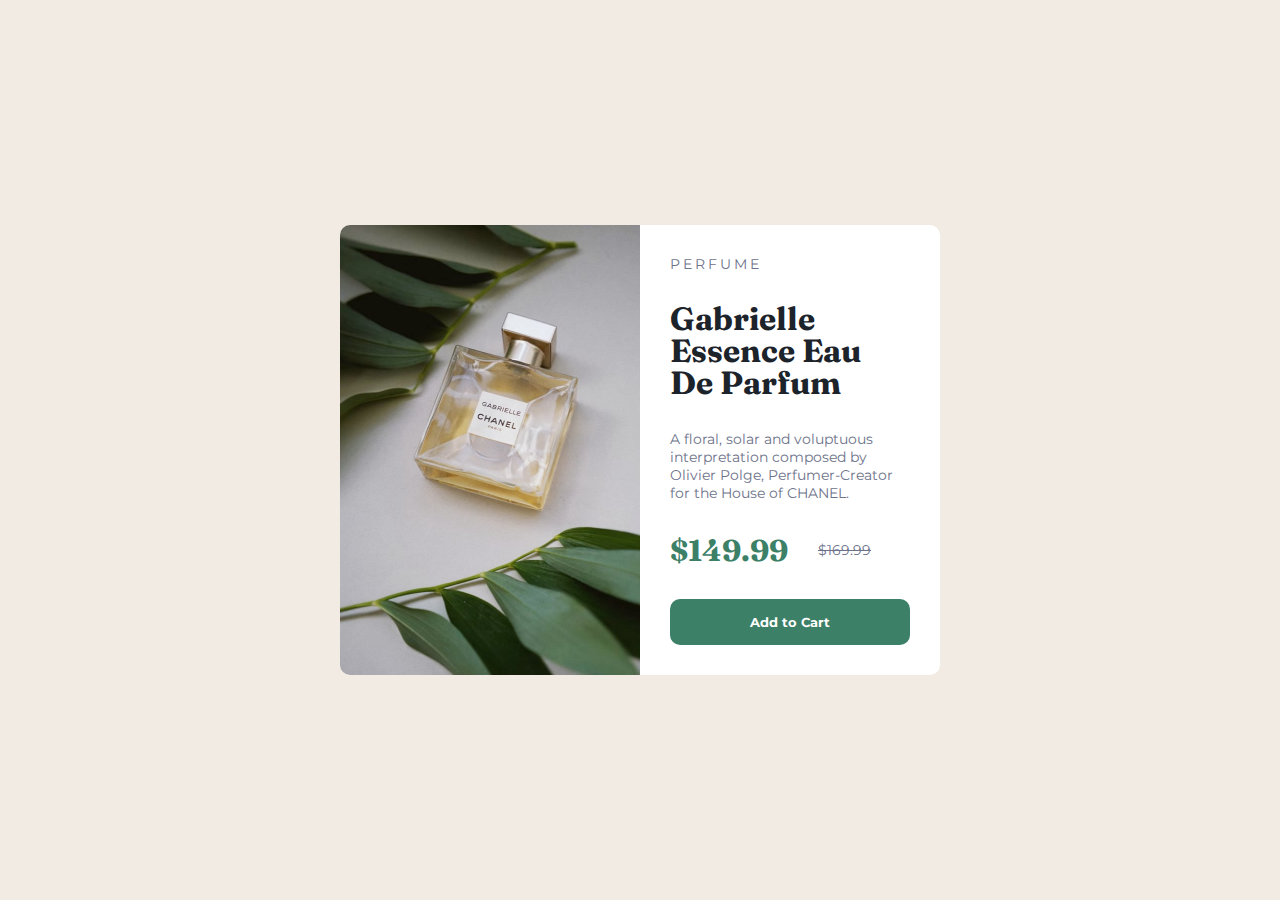
<file: index.html>
<!DOCTYPE html>
<html lang="en">
  <head>
    <meta charset="UTF-8" />
    <meta name="viewport" content="width=device-width, initial-scale=1.0" />
    <!-- displays site properly based on user's device -->

    <link rel="icon" type="image/png" sizes="32x32" href="./images/favicon-32x32.png" />

    <title>Frontend Mentor | Product preview card component</title>
    <link rel="preconnect" href="https://fonts.googleapis.com" />
    <link rel="preconnect" href="https://fonts.gstatic.com" crossorigin />
    <link href="https://fonts.googleapis.com/css2?family=Fraunces:opsz,wght@9..144,700&family=Montserrat:wght@500;700&display=swap" rel="stylesheet" />
    <link rel="stylesheet" href="./style.css" />
  </head>
  <body>
    <div class="container">
      <div class="banner"></div>
      <div class="details">
        <div class="details__item"><p>PERFUME</p></div>
        <div class="details__title">
          <h1>Gabrielle Essence Eau De Parfum</h1>
        </div>
        <div class="details__description">
          <p>A floral, solar and voluptuous interpretation composed by Olivier Polge, Perfumer-Creator for the House of CHANEL.</p>
        </div>
        <div class="details__price">
          <p class="price price--big">$149.99</p>
          <p class="price price--small">$169.99</p>
        </div>
        <div class="details__button">
          <button class="btn">Add to Cart</button>
        </div>
      </div>
    </div>

    <!-- <div class="attribution">Challenge by <a href="https://www.frontendmentor.io?ref=challenge" target="_blank">Frontend Mentor</a>. Coded by <a href="#">imamsob</a>.</div> -->
  </body>
</html>
</file>
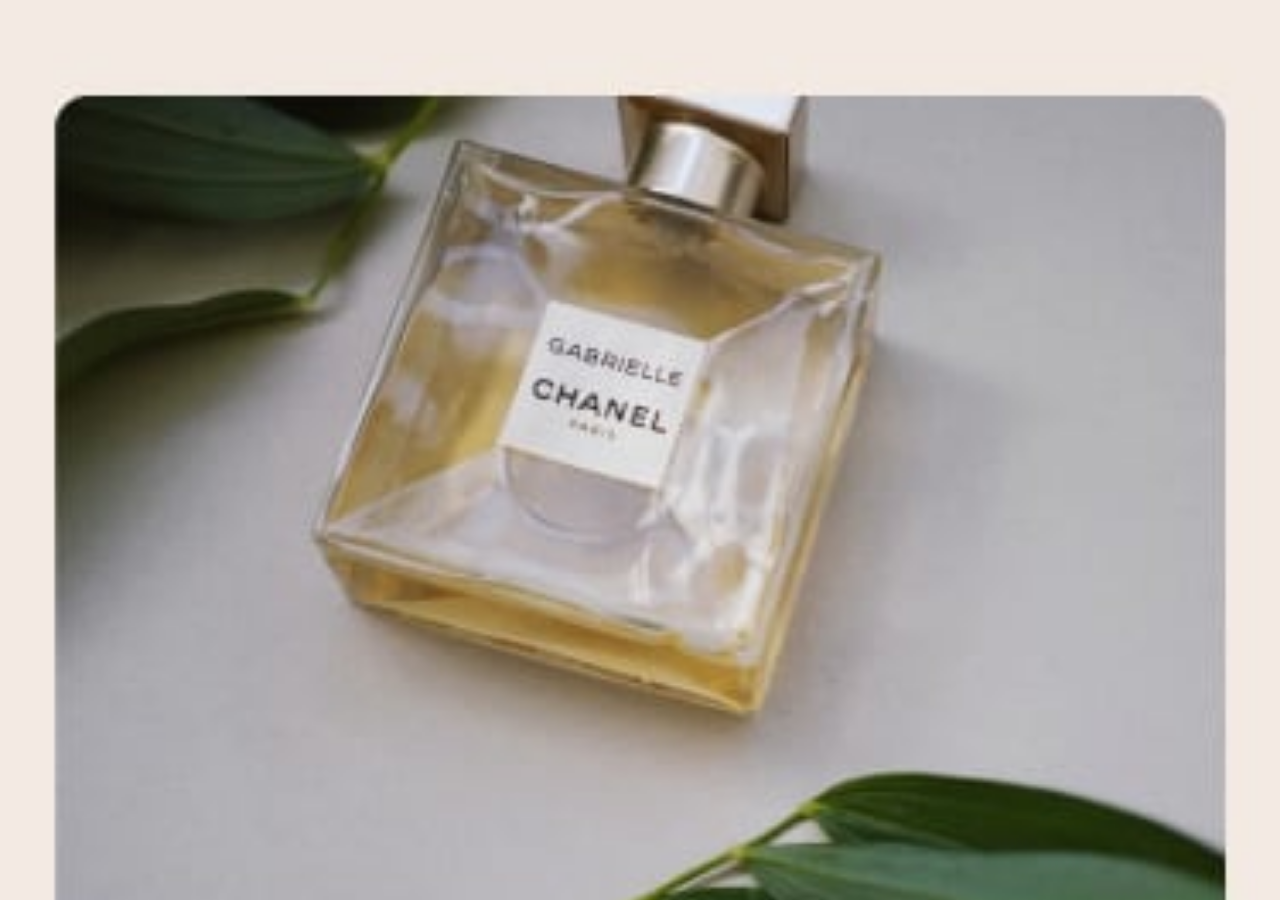
<file: haha.html>
<!DOCTYPE html>
<html lang="en">
  <head>
    <meta charset="UTF-8" />
    <meta http-equiv="X-UA-Compatible" content="IE=edge" />
    <meta name="viewport" content="width=device-width, initial-scale=1.0" />
    <title>Document</title>
    <style>
      body {
        background-image: url(./design/mobile-design.jpg);
        width: 100%;
        height: 100%;
        background-size: cover;
      }
    </style>
  </head>
  <body></body>
</html>
</file>
<file: style.css>
:root {
  --prim-dark-cyan: hsl(158, 36%, 37%);
  --prim-cream: hsl(30, 38%, 92%);
  --Very-dark-blue: hsl(212, 21%, 14%);
  --Dark-grayish-blue: hsl(228, 12%, 48%);
  --White: hsl(0, 0%, 100%);
}
p {
  font-size: 14px;
}
* {
  box-sizing: border-box;
  margin: 0;
  padding: 0;
  /* outline: 1px solid red; */
}
body {
  font-family: "Montserrat", sans-serif;
  background-color: var(--prim-cream);
  display: flex;
  align-items: center;
  flex-direction: column;
  height: 100vh;
}
.container {
  width: 90%;
  display: flex;
  flex-direction: column;
  margin: auto;
  border-radius: 10px;
  height: 90%;
  background-color: var(--White);
  overflow: hidden;
}
.banner {
  height: 40%;
  background-image: url(./images/image-product-mobile.jpg);
  background-size: cover;
  background-position: center;
}
.details {
  padding: 30px;
  height: 60%;
  display: flex;
  flex-direction: column;
  justify-content: space-between;
}

.details__title,
.price--big {
  font-family: "Fraunces", serif;
}
.details__item P {
  letter-spacing: 3px;
  color: var(--Dark-grayish-blue);
}
.details__description {
  color: var(--Dark-grayish-blue);
}
.details__title {
  /* font-size: 20px; */
  font-weight: 700;
  font-weight: bold;
  line-height: 1;
  color: var(--Very-dark-blue);
}
.details__price {
  display: flex;
  align-items: center;
  color: var(--Dark-grayish-blue);
}
.price--big {
  color: var(--prim-dark-cyan);
  font-size: 30px;
  font-weight: 700;
  margin-right: 30px;
}
.price--small {
  text-decoration: line-through;
}
.btn {
  font-family: "Montserrat", sans-serif;
  width: 100%;
  border: none;
  background-color: var(--prim-dark-cyan);
  color: var(--White);
  padding: 15px;
  border-radius: 10px;
  cursor: pointer;
  font-weight: 700;
}
.btn:hover {
  background-color: rgb(5, 100, 65);
}
.attribution {
  text-align: center;
  font-size: 10px;
  margin-top: 5px;
}

@media only screen and (min-width: 390px) {
  .container {
    width: 600px;
    flex-direction: row;
    height: 450px;
  }
  .details {
    height: 100%;
    width: 50%;
  }
  .banner {
    background-image: url(./images/image-product-desktop.jpg);
    width: 50%;
    height: 100%;
  }
}
</file>
